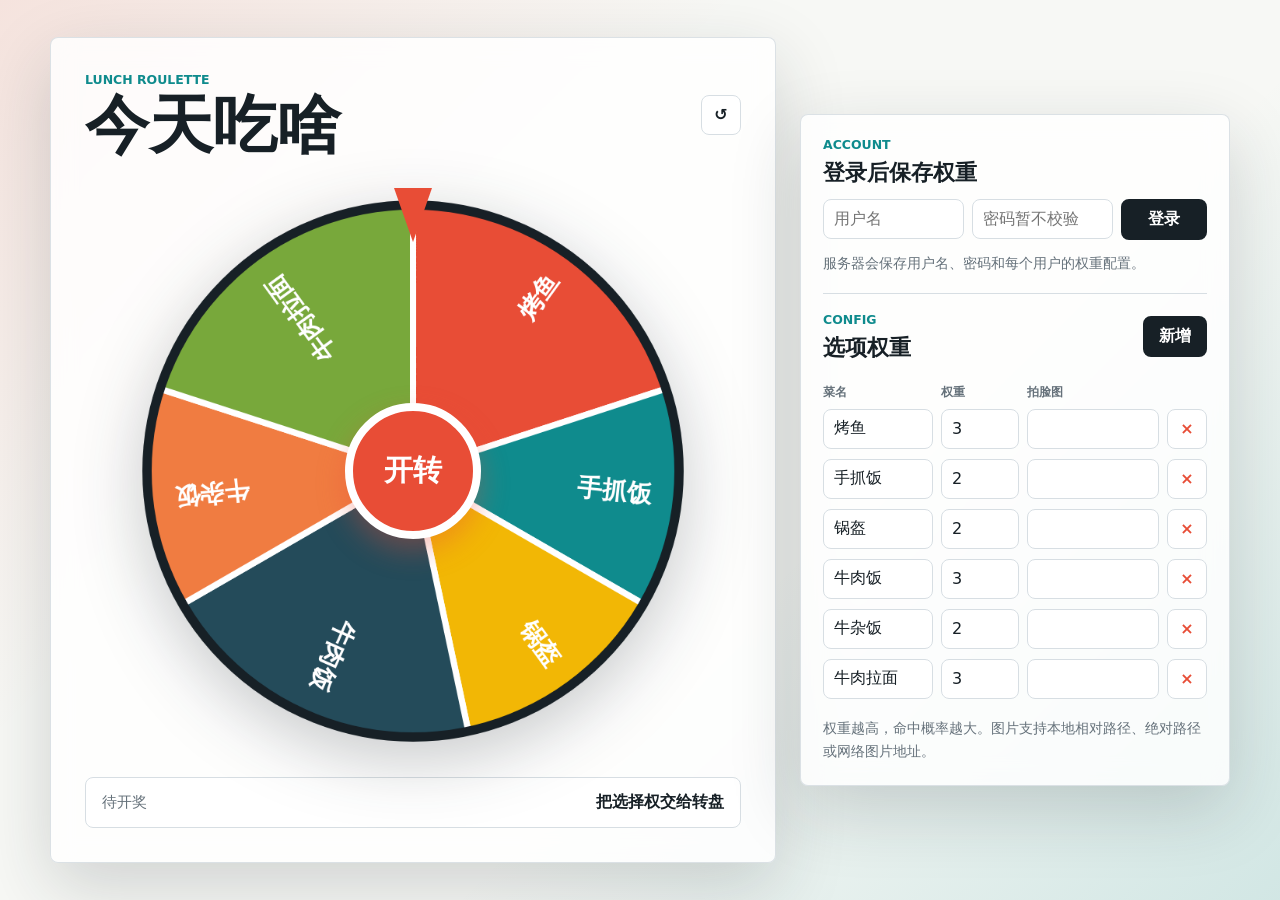
<file: eat/index.html>
<!doctype html>
<html lang="zh-CN">
  <head>
    <meta charset="UTF-8" />
    <meta name="viewport" content="width=device-width, initial-scale=1.0" />
    <title>今天吃啥</title>
    <link rel="stylesheet" href="./styles.css" />
  </head>
  <body>
    <main class="app-shell">
      <section class="wheel-panel" aria-label="吃啥转盘">
        <div class="brand-row">
          <div>
            <p class="eyebrow">Lunch Roulette</p>
            <h1>今天吃啥</h1>
          </div>
          <button class="icon-button" id="resetButton" type="button" title="恢复默认配置" aria-label="恢复默认配置">
            <span aria-hidden="true">↺</span>
          </button>
        </div>

        <div class="wheel-stage">
          <div class="pointer" aria-hidden="true"></div>
          <canvas id="wheelCanvas" width="720" height="720" aria-label="可配置权重转盘"></canvas>
          <button class="spin-button" id="spinButton" type="button">
            <span>开转</span>
          </button>
        </div>

        <div class="result-strip" aria-live="polite">
          <span class="result-label">待开奖</span>
          <strong id="previewResult">把选择权交给转盘</strong>
        </div>
      </section>

      <aside class="config-panel" aria-label="菜品配置">
        <div class="login-panel">
          <div>
            <p class="eyebrow">Account</p>
            <h2 id="loginTitle">登录后保存权重</h2>
          </div>
          <div class="login-grid">
            <input id="usernameInput" type="text" placeholder="用户名" autocomplete="username" />
            <input id="passwordInput" type="password" placeholder="密码暂不校验" autocomplete="current-password" />
            <button class="text-button" id="loginButton" type="button">登录</button>
          </div>
          <p class="hint compact-hint" id="accountHint">服务器会保存用户名、密码和每个用户的权重配置。</p>
        </div>

        <div class="panel-title">
          <div>
            <p class="eyebrow">Config</p>
            <h2>选项权重</h2>
          </div>
          <button class="text-button" id="addItemButton" type="button">新增</button>
        </div>

        <div class="config-head" aria-hidden="true">
          <span>菜名</span>
          <span>权重</span>
          <span>拍脸图</span>
          <span></span>
        </div>
        <div class="items-list" id="itemsList"></div>

        <p class="hint">权重越高，命中概率越大。图片支持本地相对路径、绝对路径或网络图片地址。</p>
      </aside>
    </main>

    <div class="modal-backdrop" id="resultModal" aria-hidden="true">
      <section class="modal" role="dialog" aria-modal="true" aria-labelledby="modalTitle">
        <button class="modal-close" id="closeModalButton" type="button" aria-label="关闭">×</button>
        <div class="slap-frame">
          <img id="modalImage" alt="" />
        </div>
        <p class="modal-kicker">拍脸提醒</p>
        <h2 id="modalTitle">今天吃啥</h2>
        <p class="modal-choice" id="modalChoice"></p>
        <button class="again-button" id="againButton" type="button">再转一次</button>
      </section>
    </div>

    <template id="itemTemplate">
      <div class="item-row">
        <input class="name-input" type="text" aria-label="菜名" />
        <input class="weight-input" type="number" aria-label="权重" min="0" step="1" />
        <input class="image-input" type="text" aria-label="拍脸图片地址" />
        <button class="delete-button" type="button" title="删除" aria-label="删除">×</button>
      </div>
    </template>

    <script src="./script.js"></script>
  </body>
</html>
</file>
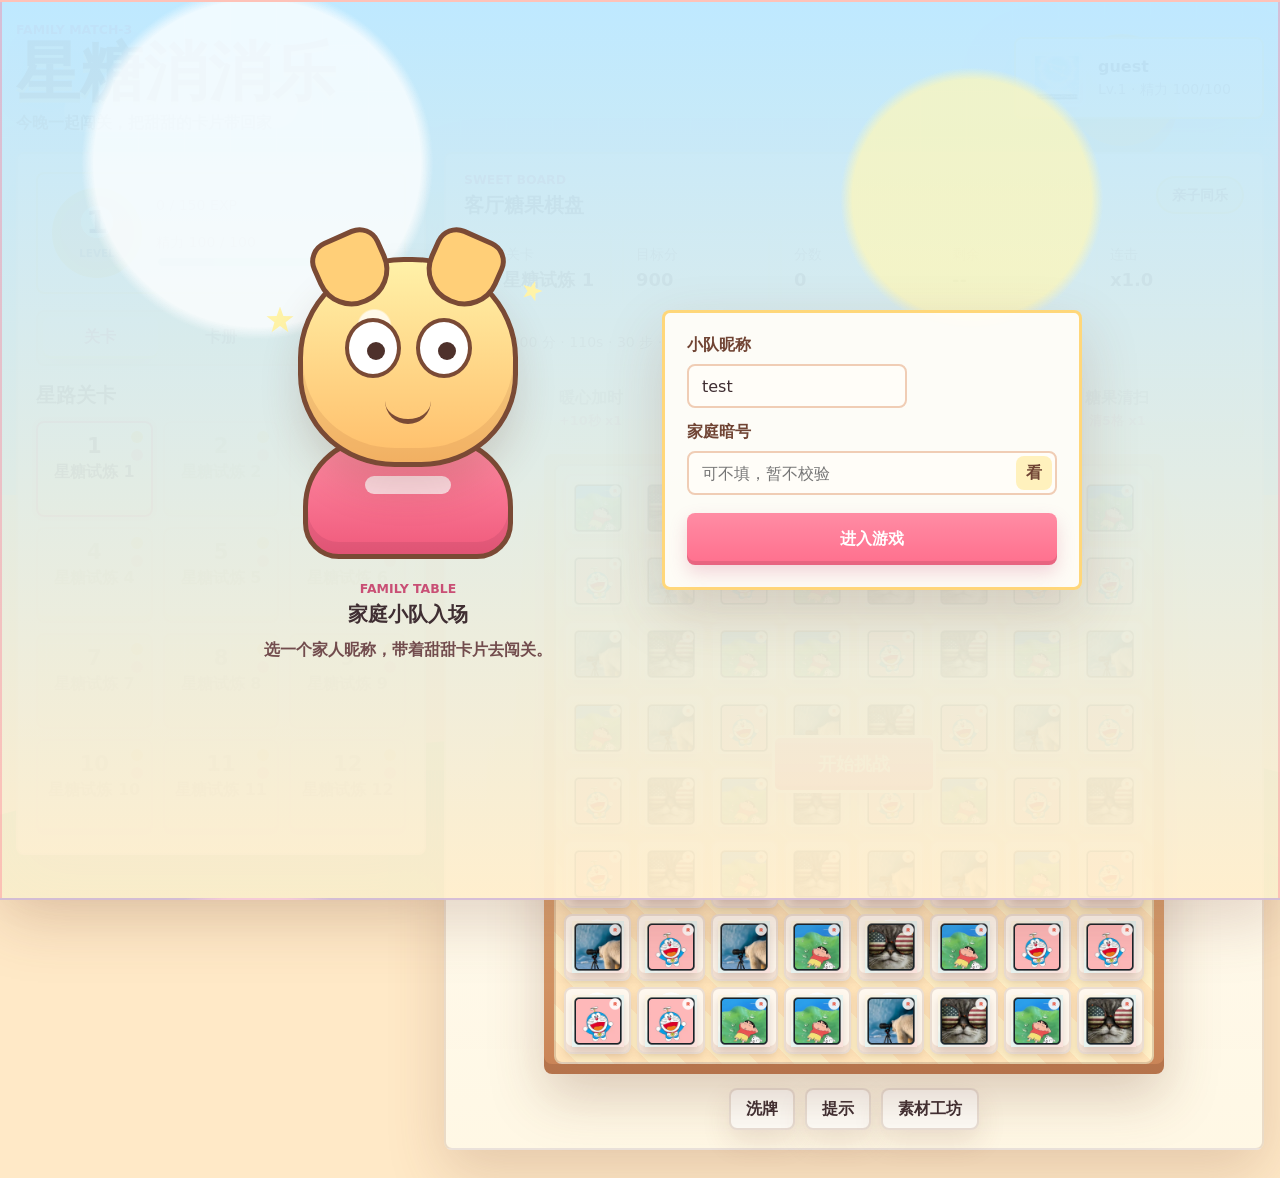
<file: match-3-game/index.html>
<!doctype html>
<html lang="zh-CN">
  <head>
    <meta charset="UTF-8" />
    <meta name="viewport" content="width=device-width, initial-scale=1.0" />
    <title>星糖消消乐</title>
    <link rel="stylesheet" href="./styles.css" />
  </head>
  <body>
    <div class="scene-backdrop" aria-hidden="true">
      <div class="cloud cloud-a"></div>
      <div class="cloud cloud-b"></div>
      <div class="sun"></div>
      <div class="hill hill-a"></div>
      <div class="hill hill-b"></div>
    </div>
    <main class="app-shell">
      <header class="topbar">
        <div class="brand-block">
          <p class="eyebrow">Family Match-3</p>
          <h1>星糖消消乐</h1>
          <p class="tagline">今晚一起闯关，把甜甜的卡片带回家</p>
        </div>
        <div class="player-card">
          <img id="activeSkin" alt="" />
          <div>
            <strong id="playerName">未登录</strong>
            <span id="playerStats">Lv.1 · 精力 0/0</span>
          </div>
        </div>
      </header>

      <section class="login-panel" id="loginPanel" aria-labelledby="loginTitle">
        <div class="login-stage">
          <div class="login-mascot" id="loginMascot" aria-hidden="true">
            <div class="mascot-star star-one"></div>
            <div class="mascot-star star-two"></div>
            <div class="mascot-head">
              <div class="mascot-ear ear-left"></div>
              <div class="mascot-ear ear-right"></div>
              <div class="mascot-face">
                <div class="mascot-eye eye-left"><i></i></div>
                <div class="mascot-eye eye-right"><i></i></div>
                <div class="mascot-mouth"></div>
              </div>
              <div class="mascot-arm arm-left"></div>
              <div class="mascot-arm arm-right"></div>
            </div>
            <div class="mascot-body">
              <span></span>
            </div>
          </div>
          <div class="login-copy">
            <p class="eyebrow">Family Table</p>
            <h2 id="loginTitle">家庭小队入场</h2>
            <p>选一个家人昵称，带着甜甜卡片去闯关。</p>
          </div>
        </div>

        <form class="login-form" id="loginForm">
          <label class="login-field">
            <span>小队昵称</span>
            <input id="usernameInput" type="text" value="test" maxlength="64" placeholder="例如：糖糖一家" autocomplete="username" />
          </label>
          <label class="login-field">
            <span>家庭暗号</span>
            <span class="password-wrap">
              <input id="passwordInput" type="password" maxlength="255" placeholder="可不填，暂不校验" autocomplete="current-password" />
              <button id="passwordToggle" type="button" aria-label="显示或隐藏家庭暗号">看</button>
            </span>
          </label>
          <button id="loginButton" type="submit">进入游戏</button>
        </form>
      </section>

      <section class="game-layout">
        <aside class="side-panel">
          <div class="progress-card">
            <div class="level-ring">
              <strong id="levelNumber">1</strong>
              <span>LEVEL</span>
            </div>
            <div class="progress-copy">
              <span id="expText">0 / 150 EXP</span>
              <div class="bar"><i id="expBar"></i></div>
              <span id="energyText">精力 0 / 100</span>
              <div class="bar energy"><i id="energyBar"></i></div>
            </div>
          </div>

          <nav class="tabs" aria-label="主菜单">
            <button class="tab is-active" type="button" data-view="levels">关卡</button>
            <button class="tab" type="button" data-view="cards">卡册</button>
            <button class="tab" type="button" data-view="albums">收集册</button>
          </nav>

          <div class="view is-active" id="levelsView">
            <div class="section-title">
              <h2>星路关卡</h2>
              <span id="unlockText">解锁至 1</span>
            </div>
            <div class="level-list" id="levelList"></div>
          </div>

          <div class="view" id="cardsView">
            <div class="section-title">
              <h2>皮肤卡片册</h2>
              <span id="cardCount">0 / 0</span>
            </div>
            <div class="skin-grid" id="skinGrid"></div>
          </div>

          <div class="view" id="albumsView">
            <div class="section-title">
              <h2>收集册</h2>
              <span>集齐领奖</span>
            </div>
            <div class="album-list" id="albumList"></div>
          </div>
        </aside>

        <section class="board-panel">
          <div class="board-heading">
            <div>
              <p class="eyebrow">Sweet Board</p>
              <h2>客厅糖果棋盘</h2>
            </div>
            <span class="board-badge">亲子同乐</span>
          </div>
          <div class="hud">
            <div>
              <span>当前关卡</span>
              <strong id="currentLevelName">请选择关卡</strong>
            </div>
            <div>
              <span>目标分</span>
              <strong id="targetScore">0</strong>
            </div>
            <div>
              <span>分数</span>
              <strong id="scoreText">0</strong>
            </div>
            <div>
              <span>剩余</span>
              <strong id="timerText">--</strong>
            </div>
            <div>
              <span>连击</span>
              <strong id="comboText">x1.0</strong>
            </div>
          </div>

          <div class="objective-strip" id="objectiveText">选择已解锁关卡后开始。</div>

          <div class="family-skills" aria-label="家庭帮手技能">
            <button id="skillTimeButton" type="button" data-skill="time">
              <strong>暖心加时</strong>
              <span>+10秒</span>
            </button>
            <button id="skillStepsButton" type="button" data-skill="steps">
              <strong>一起想想</strong>
              <span>+3步</span>
            </button>
            <button id="skillSweepButton" type="button" data-skill="sweep">
              <strong>糖果清扫</strong>
              <span>清5格</span>
            </button>
          </div>

          <div class="board-wrap">
            <div class="board" id="board"></div>
            <button class="start-button" id="startButton" type="button">开始挑战</button>
          </div>

          <div class="tool-row">
            <button id="shuffleButton" type="button">洗牌</button>
            <button id="hintButton" type="button">提示</button>
            <a href="./asset-studio.html">素材工坊</a>
          </div>
        </section>
      </section>
    </main>

    <div class="modal-backdrop" id="modal" aria-hidden="true">
      <section class="modal">
        <button class="modal-close" id="modalClose" type="button" aria-label="关闭">x</button>
        <img id="modalImage" alt="" />
        <p class="eyebrow" id="modalKicker">Result</p>
        <h2 id="modalTitle">完成</h2>
        <p id="modalBody"></p>
        <button id="modalAction" type="button">知道了</button>
      </section>
    </div>

    <script src="./script.js"></script>
  </body>
</html>
</file>
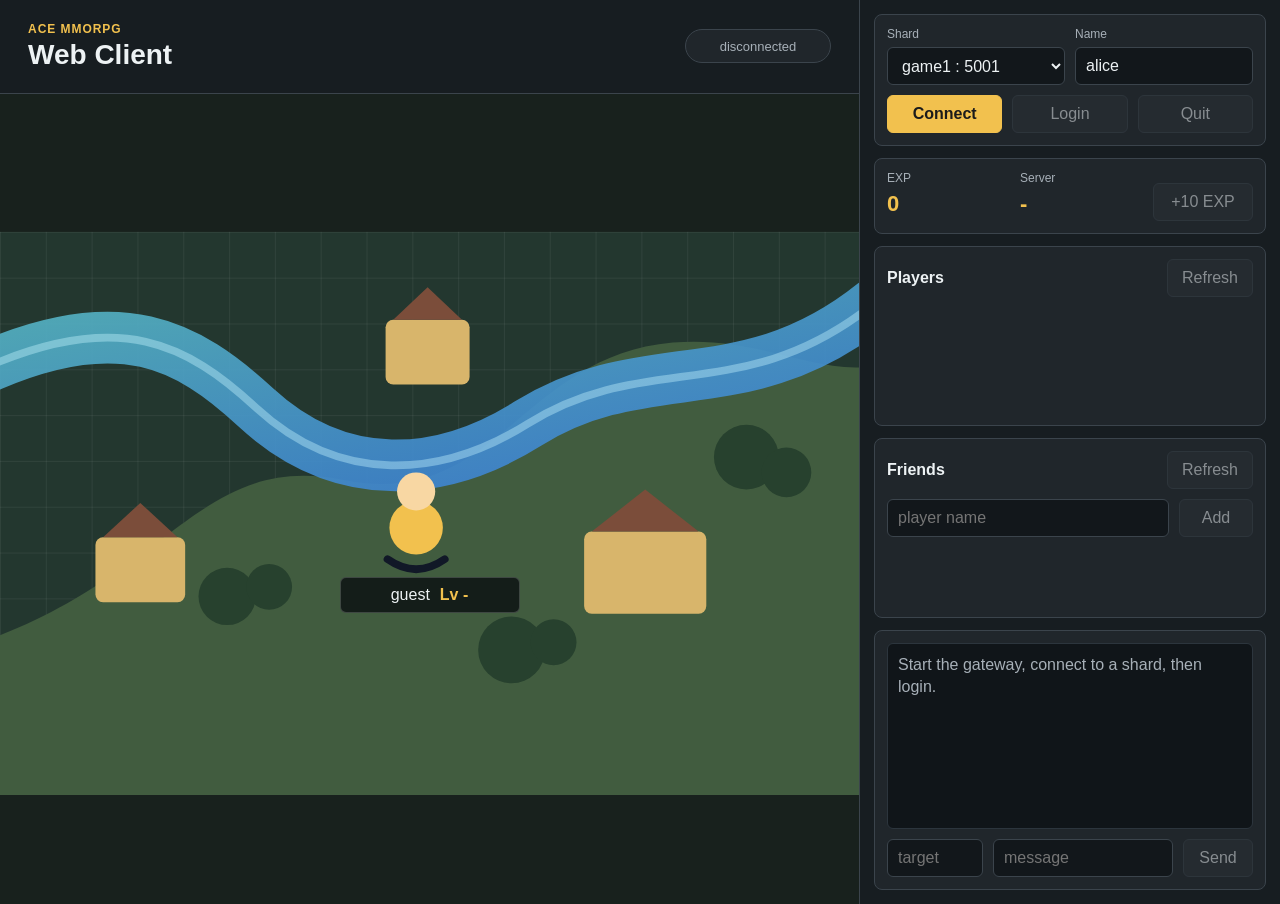
<file: web/index.html>
<!doctype html>
<html lang="zh-CN">
<head>
  <meta charset="utf-8">
  <meta name="viewport" content="width=device-width, initial-scale=1">
  <title>ACE MMORPG Web Client</title>
  <link rel="stylesheet" href="./styles.css">
</head>
<body>
  <main class="shell">
    <section class="stage" aria-label="game stage">
      <div class="topbar">
        <div>
          <p class="eyebrow">ACE MMORPG</p>
          <h1>Web Client</h1>
        </div>
        <div class="status" id="status">disconnected</div>
      </div>

      <div class="world" aria-label="world view">
        <svg class="map" viewBox="0 0 900 560" role="img" aria-label="stylized game map">
          <defs>
            <linearGradient id="river" x1="0" x2="1" y1="0" y2="1">
              <stop offset="0%" stop-color="#56b6c2"/>
              <stop offset="100%" stop-color="#3a7bd5"/>
            </linearGradient>
            <pattern id="grid" width="48" height="48" patternUnits="userSpaceOnUse">
              <path d="M 48 0 L 0 0 0 48" fill="none" stroke="rgba(255,255,255,.12)" stroke-width="1"/>
            </pattern>
          </defs>
          <rect width="900" height="560" fill="#23372f"/>
          <rect width="900" height="560" fill="url(#grid)"/>
          <path d="M-20 430 C180 360 210 230 360 260 C520 292 545 130 705 116 C802 108 858 156 930 138 L930 590 L-20 590 Z" fill="#415c3f"/>
          <path d="M-10 140 C125 82 196 117 268 184 C357 266 462 258 553 201 C678 123 780 184 916 75" fill="none" stroke="url(#river)" stroke-width="54" stroke-linecap="round" opacity=".9"/>
          <path d="M-10 140 C125 82 196 117 268 184 C357 266 462 258 553 201 C678 123 780 184 916 75" fill="none" stroke="#c6f4ff" stroke-width="8" stroke-linecap="round" opacity=".4"/>
          <g fill="#d8b56b">
            <rect x="100" y="320" width="94" height="68" rx="8"/>
            <rect x="612" y="314" width="128" height="86" rx="8"/>
            <rect x="404" y="92" width="88" height="68" rx="8"/>
          </g>
          <g fill="#7b4d3a">
            <path d="M108 320 L147 284 L186 320 Z"/>
            <path d="M620 314 L676 270 L732 314 Z"/>
            <path d="M412 92 L448 58 L484 92 Z"/>
          </g>
          <g fill="#27412e">
            <circle cx="238" cy="382" r="30"/>
            <circle cx="282" cy="372" r="24"/>
            <circle cx="782" cy="236" r="34"/>
            <circle cx="824" cy="252" r="26"/>
            <circle cx="536" cy="438" r="35"/>
            <circle cx="580" cy="430" r="24"/>
          </g>
          <g class="avatar" transform="translate(436 310)">
            <circle cx="0" cy="0" r="28" fill="#f2c14e"/>
            <circle cx="0" cy="-38" r="20" fill="#f8d7a3"/>
            <path d="M-30 33 Q0 54 30 33" fill="none" stroke="#111827" stroke-width="8" stroke-linecap="round"/>
          </g>
        </svg>
        <div class="nameplate">
          <span id="playerName">guest</span>
          <strong id="playerLevel">Lv -</strong>
        </div>
      </div>
    </section>

    <aside class="controls" aria-label="client controls">
      <div class="panel connect-panel">
        <div class="field-row">
          <label>
            <span>Shard</span>
            <select id="shard">
              <option value="game1">game1 : 5001</option>
              <option value="game2">game2 : 5002</option>
            </select>
          </label>
          <label>
            <span>Name</span>
            <input id="loginName" maxlength="24" value="alice" autocomplete="off">
          </label>
        </div>
        <div class="button-row">
          <button id="connectBtn" class="primary" type="button">Connect</button>
          <button id="loginBtn" type="button">Login</button>
          <button id="quitBtn" type="button">Quit</button>
        </div>
      </div>

      <div class="panel stats-panel">
        <div>
          <span class="label">EXP</span>
          <strong id="playerExp">0</strong>
        </div>
        <div>
          <span class="label">Server</span>
          <strong id="serverName">-</strong>
        </div>
        <button id="expBtn" type="button">+10 EXP</button>
      </div>

      <div class="panel lists">
        <div class="list-head">
          <strong>Players</strong>
          <button id="playersBtn" type="button">Refresh</button>
        </div>
        <div id="players" class="list"></div>
      </div>

      <div class="panel lists">
        <div class="list-head">
          <strong>Friends</strong>
          <button id="friendsBtn" type="button">Refresh</button>
        </div>
        <div class="inline-form">
          <input id="friendName" placeholder="player name" autocomplete="off">
          <button id="addFriendBtn" type="button">Add</button>
        </div>
        <div id="friends" class="list compact"></div>
      </div>

      <div class="panel chat-panel">
        <div id="log" class="log" aria-live="polite"></div>
        <div class="inline-form">
          <input id="targetName" placeholder="target" autocomplete="off">
          <input id="message" placeholder="message" autocomplete="off">
          <button id="sendBtn" type="button">Send</button>
        </div>
      </div>
    </aside>
  </main>
  <script src="./app.js"></script>
</body>
</html>
</file>
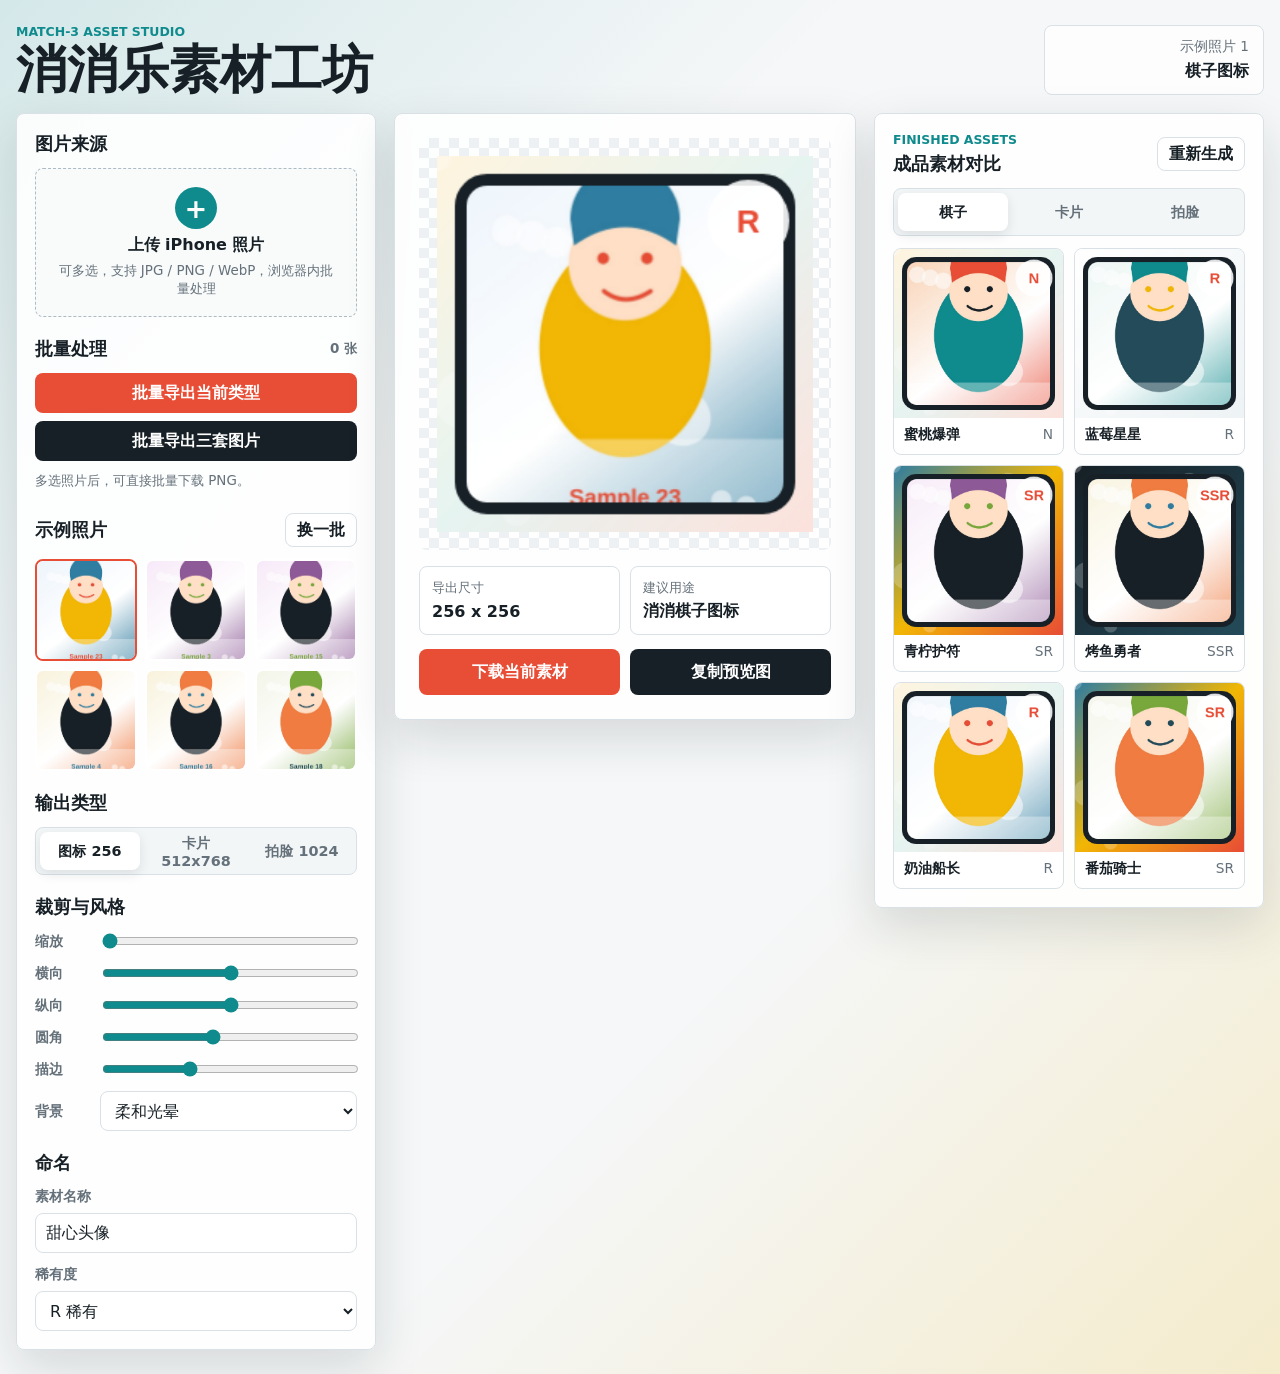
<file: match-3-game/asset-studio.html>
<!doctype html>
<html lang="zh-CN">
  <head>
    <meta charset="UTF-8" />
    <meta name="viewport" content="width=device-width, initial-scale=1.0" />
    <title>消消乐素材工坊</title>
    <link rel="stylesheet" href="./asset-studio.css" />
  </head>
  <body>
    <main class="app-shell">
      <header class="topbar">
        <div>
          <p class="eyebrow">Match-3 Asset Studio</p>
          <h1>消消乐素材工坊</h1>
        </div>
        <div class="export-summary" aria-live="polite">
          <span id="sourceName">未选择图片</span>
          <strong id="outputModeLabel">棋子图标</strong>
        </div>
      </header>

      <section class="workspace">
        <aside class="tool-panel" aria-label="素材配置">
          <div class="panel-block">
            <h2>图片来源</h2>
            <label class="upload-drop" for="fileInput">
              <input id="fileInput" type="file" accept="image/jpeg,image/png,image/webp" multiple />
              <span class="upload-icon" aria-hidden="true">+</span>
              <strong>上传 iPhone 照片</strong>
              <small>可多选，支持 JPG / PNG / WebP，浏览器内批量处理</small>
            </label>
          </div>

          <div class="panel-block">
            <div class="block-title">
              <h2>批量处理</h2>
              <span class="batch-count" id="batchCount">0 张</span>
            </div>
            <div class="batch-actions">
              <button class="primary-button" id="batchCurrentButton" type="button">批量导出当前类型</button>
              <button class="secondary-button" id="batchAllButton" type="button">批量导出三套图片</button>
            </div>
            <div class="batch-status" id="batchStatus">多选照片后，可直接批量下载 PNG。</div>
          </div>

          <div class="panel-block">
            <div class="block-title">
              <h2>示例照片</h2>
              <button class="ghost-button" id="regenerateSamples" type="button">换一批</button>
            </div>
            <div class="sample-grid" id="sampleGrid"></div>
          </div>

          <div class="panel-block">
            <h2>输出类型</h2>
            <div class="segmented" role="radiogroup" aria-label="输出类型">
              <button class="segment is-active" type="button" data-mode="icon">图标 256</button>
              <button class="segment" type="button" data-mode="card">卡片 512x768</button>
              <button class="segment" type="button" data-mode="slap">拍脸 1024</button>
            </div>
          </div>

          <div class="panel-block">
            <h2>裁剪与风格</h2>
            <label class="field">
              <span>缩放</span>
              <input id="scaleInput" type="range" min="1" max="3" step="0.01" value="1" />
            </label>
            <label class="field">
              <span>横向</span>
              <input id="offsetXInput" type="range" min="-1" max="1" step="0.01" value="0" />
            </label>
            <label class="field">
              <span>纵向</span>
              <input id="offsetYInput" type="range" min="-1" max="1" step="0.01" value="0" />
            </label>
            <label class="field">
              <span>圆角</span>
              <input id="radiusInput" type="range" min="0" max="42" step="1" value="18" />
            </label>
            <label class="field">
              <span>描边</span>
              <input id="borderInput" type="range" min="0" max="24" step="1" value="8" />
            </label>
            <label class="field">
              <span>背景</span>
              <select id="backdropInput">
                <option value="soft">柔和光晕</option>
                <option value="clean">干净浅色</option>
                <option value="rare">稀有卡面</option>
                <option value="dark">深色舞台</option>
              </select>
            </label>
          </div>

          <div class="panel-block">
            <h2>命名</h2>
            <label class="text-field">
              <span>素材名称</span>
              <input id="assetNameInput" type="text" value="甜心头像" maxlength="24" />
            </label>
            <label class="text-field">
              <span>稀有度</span>
              <select id="rarityInput">
                <option value="N">N 普通</option>
                <option value="R" selected>R 稀有</option>
                <option value="SR">SR 超稀有</option>
                <option value="SSR">SSR 典藏</option>
              </select>
            </label>
          </div>
        </aside>

        <section class="preview-panel" aria-label="素材预览">
          <div class="canvas-frame">
            <canvas id="previewCanvas" width="512" height="512"></canvas>
          </div>
          <div class="preview-meta">
            <div>
              <span>导出尺寸</span>
              <strong id="sizeLabel">256 x 256</strong>
            </div>
            <div>
              <span>建议用途</span>
              <strong id="usageLabel">消消棋子图标</strong>
            </div>
          </div>
          <div class="action-row">
            <button class="primary-button" id="downloadButton" type="button">下载当前素材</button>
            <button class="secondary-button" id="copyButton" type="button">复制预览图</button>
          </div>
        </section>

        <section class="gallery-panel" aria-label="成品素材">
          <div class="block-title">
            <div>
              <p class="eyebrow">Finished Assets</p>
              <h2>成品素材对比</h2>
            </div>
            <button class="ghost-button" id="buildGalleryButton" type="button">重新生成</button>
          </div>
          <div class="asset-tabs">
            <button class="tab is-active" type="button" data-gallery="icons">棋子</button>
            <button class="tab" type="button" data-gallery="cards">卡片</button>
            <button class="tab" type="button" data-gallery="slaps">拍脸</button>
          </div>
          <div class="asset-grid" id="assetGrid"></div>
        </section>
      </section>
    </main>

    <div class="lightbox" id="lightbox" aria-hidden="true">
      <button class="lightbox-close" id="lightboxClose" type="button" aria-label="关闭">x</button>
      <img id="lightboxImage" alt="" />
    </div>

    <script src="./asset-studio.js"></script>
  </body>
</html>
</file>
<file: eat/styles.css>
:root {
  color-scheme: light;
  --ink: #172026;
  --muted: #65717a;
  --line: #d7dee3;
  --paper: #f7f8f5;
  --panel: #ffffff;
  --accent: #e84d36;
  --accent-2: #0f8b8d;
  --accent-3: #f2b705;
  --shadow: 0 24px 70px rgba(28, 39, 45, 0.18);
}

* {
  box-sizing: border-box;
}

body {
  margin: 0;
  min-height: 100vh;
  font-family:
    Inter, "PingFang SC", "Microsoft YaHei", system-ui, -apple-system, BlinkMacSystemFont, sans-serif;
  color: var(--ink);
  background:
    linear-gradient(135deg, rgba(232, 77, 54, 0.12), transparent 34%),
    linear-gradient(315deg, rgba(15, 139, 141, 0.16), transparent 38%),
    var(--paper);
}

button,
input {
  font: inherit;
}

button {
  cursor: pointer;
}

.app-shell {
  width: min(1180px, calc(100% - 32px));
  margin: 0 auto;
  min-height: 100vh;
  display: grid;
  grid-template-columns: minmax(0, 1fr) 430px;
  gap: 24px;
  align-items: center;
  padding: 32px 0;
}

.wheel-panel,
.config-panel {
  background: rgba(255, 255, 255, 0.82);
  border: 1px solid rgba(215, 222, 227, 0.9);
  border-radius: 8px;
  box-shadow: var(--shadow);
  backdrop-filter: blur(12px);
}

.wheel-panel {
  padding: clamp(20px, 4vw, 34px);
}

.config-panel {
  padding: 22px;
}

.login-panel {
  display: grid;
  gap: 12px;
  padding-bottom: 18px;
  margin-bottom: 18px;
  border-bottom: 1px solid var(--line);
}

.login-grid {
  display: grid;
  grid-template-columns: minmax(0, 1fr) minmax(0, 1fr) 86px;
  gap: 8px;
}

.brand-row,
.panel-title {
  display: flex;
  justify-content: space-between;
  gap: 16px;
  align-items: center;
}

.eyebrow {
  margin: 0 0 6px;
  color: var(--accent-2);
  font-size: 0.78rem;
  font-weight: 800;
  letter-spacing: 0;
  text-transform: uppercase;
}

h1,
h2 {
  margin: 0;
  letter-spacing: 0;
}

h1 {
  font-size: clamp(2.4rem, 5vw, 4.8rem);
  line-height: 1;
}

h2 {
  font-size: 1.35rem;
}

.icon-button,
.modal-close,
.delete-button {
  width: 40px;
  height: 40px;
  border: 1px solid var(--line);
  border-radius: 8px;
  background: #fff;
  color: var(--ink);
  display: inline-grid;
  place-items: center;
  font-weight: 800;
}

.text-button,
.again-button {
  border: 0;
  border-radius: 8px;
  background: var(--ink);
  color: #fff;
  padding: 10px 16px;
  font-weight: 800;
}

.wheel-stage {
  position: relative;
  width: min(76vw, 560px);
  aspect-ratio: 1;
  margin: 34px auto 26px;
  display: grid;
  place-items: center;
}

#wheelCanvas {
  width: 100%;
  height: 100%;
  border-radius: 50%;
  filter: drop-shadow(0 18px 34px rgba(23, 32, 38, 0.24));
}

.pointer {
  position: absolute;
  z-index: 3;
  top: -3px;
  left: 50%;
  width: 38px;
  height: 54px;
  transform: translateX(-50%);
  background: var(--accent);
  clip-path: polygon(50% 100%, 0 0, 100% 0);
  filter: drop-shadow(0 5px 8px rgba(23, 32, 38, 0.28));
}

.spin-button {
  position: absolute;
  z-index: 4;
  width: clamp(98px, 18vw, 136px);
  aspect-ratio: 1;
  border: 8px solid #fff;
  border-radius: 50%;
  background: var(--accent);
  color: #fff;
  box-shadow: 0 12px 28px rgba(232, 77, 54, 0.35);
  font-size: clamp(1.35rem, 2.5vw, 1.8rem);
  font-weight: 900;
}

.spin-button:disabled {
  cursor: wait;
  filter: grayscale(0.25);
}

.result-strip {
  display: flex;
  justify-content: space-between;
  align-items: center;
  gap: 14px;
  padding: 14px 16px;
  border: 1px solid var(--line);
  border-radius: 8px;
  background: #fff;
}

.result-label {
  color: var(--muted);
  font-size: 0.92rem;
}

#previewResult {
  text-align: right;
}

.config-head,
.item-row {
  display: grid;
  grid-template-columns: minmax(88px, 1fr) 78px minmax(110px, 1.2fr) 40px;
  gap: 8px;
  align-items: center;
}

.config-head {
  margin-top: 22px;
  color: var(--muted);
  font-size: 0.78rem;
  font-weight: 800;
}

.items-list {
  display: grid;
  gap: 10px;
  margin-top: 8px;
}

input {
  min-width: 0;
  width: 100%;
  height: 40px;
  border: 1px solid var(--line);
  border-radius: 8px;
  background: #fff;
  color: var(--ink);
  padding: 0 10px;
}

input:focus,
button:focus-visible {
  outline: 3px solid rgba(15, 139, 141, 0.26);
  outline-offset: 2px;
}

.delete-button {
  color: var(--accent);
}

.hint {
  margin: 18px 0 0;
  color: var(--muted);
  font-size: 0.9rem;
  line-height: 1.6;
}

.compact-hint {
  margin: 0;
}

.modal-backdrop {
  position: fixed;
  inset: 0;
  z-index: 20;
  display: none;
  place-items: center;
  padding: 20px;
  background: rgba(10, 16, 20, 0.58);
}

.modal-backdrop.is-open {
  display: grid;
}

.modal {
  position: relative;
  width: min(430px, 100%);
  border-radius: 8px;
  background: #fff;
  padding: 24px;
  text-align: center;
  box-shadow: 0 30px 90px rgba(0, 0, 0, 0.35);
  animation: slapIn 420ms cubic-bezier(0.2, 1.35, 0.35, 1);
}

.modal-close {
  position: absolute;
  top: 12px;
  right: 12px;
}

.slap-frame {
  width: min(280px, 75vw);
  aspect-ratio: 4 / 3;
  margin: 14px auto 18px;
  border-radius: 8px;
  overflow: hidden;
  border: 1px solid var(--line);
  background: #eef2f3;
}

.slap-frame img {
  display: block;
  width: 100%;
  height: 100%;
  object-fit: cover;
}

.modal-kicker {
  margin: 0 0 4px;
  color: var(--accent);
  font-weight: 900;
}

.modal h2 {
  font-size: 2rem;
}

.modal-choice {
  margin: 10px 0 22px;
  color: var(--ink);
  font-size: 2.2rem;
  font-weight: 900;
}

.again-button {
  width: 100%;
  background: var(--accent-2);
}

@keyframes slapIn {
  from {
    opacity: 0;
    transform: scale(0.72) rotate(-6deg);
  }
  to {
    opacity: 1;
    transform: scale(1) rotate(0);
  }
}

@media (max-width: 920px) {
  .app-shell {
    grid-template-columns: 1fr;
    align-items: start;
  }

  .wheel-stage {
    width: min(86vw, 540px);
  }
}

@media (max-width: 560px) {
  .app-shell {
    width: min(100% - 20px, 1180px);
    padding: 10px 0;
    gap: 12px;
  }

  .wheel-panel,
  .config-panel {
    padding: 16px;
  }

  .config-head {
    display: none;
  }

  .item-row {
    grid-template-columns: 1fr 70px 40px;
  }

  .login-grid {
    grid-template-columns: 1fr;
  }

  .image-input {
    grid-column: 1 / -1;
    grid-row: 2;
  }

  .delete-button {
    grid-column: 3;
    grid-row: 1;
  }
}
</file>
<file: match-3-game/styles.css>
:root {
  color-scheme: light;
  --ink: #3f2e32;
  --muted: #8a6870;
  --cream: #fffdf6;
  --line: #f0cdb5;
  --rose: #ff6f8d;
  --berry: #c94f75;
  --mint: #4db6a7;
  --gold: #ffc84a;
  --shadow: 0 22px 58px rgba(118, 70, 55, 0.2);
  --soft-shadow: 0 12px 28px rgba(118, 70, 55, 0.14);
}

* {
  box-sizing: border-box;
}

html {
  min-height: 100%;
}

body {
  margin: 0;
  min-height: 100vh;
  overflow-x: hidden;
  font-family:
    Inter, "PingFang SC", "Microsoft YaHei", system-ui, -apple-system, BlinkMacSystemFont, sans-serif;
  color: var(--ink);
  background: linear-gradient(#bfe9ff 0 42%, #ffe9c7 42% 100%);
}

body::before {
  content: "";
  position: fixed;
  inset: 0;
  z-index: -3;
  background:
    linear-gradient(90deg, rgba(255, 255, 255, 0.22) 1px, transparent 1px),
    linear-gradient(0deg, rgba(255, 255, 255, 0.18) 1px, transparent 1px);
  background-size: 46px 46px;
  opacity: 0.42;
}

button,
input {
  font: inherit;
}

button,
a {
  cursor: pointer;
}

.scene-backdrop,
.scene-backdrop * {
  pointer-events: none;
}

.scene-backdrop {
  position: fixed;
  inset: 0;
  z-index: -2;
  overflow: hidden;
}

.sun {
  position: absolute;
  top: 34px;
  right: max(26px, 8vw);
  width: 112px;
  height: 112px;
  border-radius: 50%;
  background:
    radial-gradient(circle at 34% 30%, #fff7b8 0 23%, transparent 24%),
    #ffd75b;
  box-shadow: 0 14px 0 rgba(255, 176, 76, 0.45);
}

.cloud {
  position: absolute;
  height: 42px;
  border-radius: 999px;
  background: rgba(255, 255, 255, 0.82);
  box-shadow:
    36px -18px 0 10px rgba(255, 255, 255, 0.82),
    82px -6px 0 2px rgba(255, 255, 255, 0.82);
}

.cloud-a {
  top: 90px;
  left: 5vw;
  width: 150px;
}

.cloud-b {
  top: 190px;
  right: 15vw;
  width: 118px;
  opacity: 0.72;
}

.hill {
  position: absolute;
  left: -8vw;
  right: -8vw;
  bottom: -90px;
  height: 260px;
  border-radius: 50% 50% 0 0;
}

.hill-a {
  background: #a6dc86;
  transform: rotate(-2deg);
}

.hill-b {
  bottom: -132px;
  background: #75c985;
  transform: rotate(2deg);
}

.app-shell {
  width: min(1420px, calc(100% - 32px));
  margin: 0 auto;
  padding: 22px 0 28px;
}

.topbar,
.game-layout,
.login-panel,
.progress-card,
.section-title,
.board-heading {
  display: flex;
}

.topbar {
  justify-content: space-between;
  align-items: center;
  gap: 18px;
  margin-bottom: 18px;
}

.brand-block {
  min-width: 0;
}

.eyebrow {
  margin: 0 0 5px;
  color: var(--berry);
  font-size: 0.78rem;
  font-weight: 900;
  letter-spacing: 0;
  text-transform: uppercase;
}

h1,
h2,
h3,
p {
  letter-spacing: 0;
}

h1,
h2,
h3 {
  margin: 0;
}

h1 {
  color: #5f3829;
  font-size: clamp(2.35rem, 5vw, 4.8rem);
  line-height: 0.95;
  text-shadow:
    0 4px 0 #ffe19a,
    0 8px 22px rgba(111, 66, 42, 0.18);
}

h2 {
  font-size: 1.22rem;
}

.tagline {
  margin: 10px 0 0;
  color: #724c4d;
  font-weight: 850;
}

.player-card,
.login-panel,
.side-panel,
.board-panel,
.modal {
  border: 2px solid rgba(139, 89, 62, 0.18);
  border-radius: 8px;
  background: linear-gradient(180deg, rgba(255, 255, 255, 0.95), rgba(255, 248, 231, 0.93));
  box-shadow: var(--shadow);
}

.player-card {
  min-width: 250px;
  display: flex;
  align-items: center;
  gap: 12px;
  padding: 10px 12px;
  border-color: rgba(255, 200, 74, 0.65);
}

.player-card img {
  width: 58px;
  height: 58px;
  border: 3px solid #fff;
  border-radius: 8px;
  object-fit: cover;
  background: #fff1c7;
  box-shadow: var(--soft-shadow);
}

.player-card div,
.progress-copy,
.hud div {
  display: grid;
  gap: 4px;
}

.player-card span,
.hud span,
.section-title span,
.progress-copy span,
.album-card p,
.objective-strip {
  color: var(--muted);
  font-size: 0.88rem;
}

.login-panel {
  position: fixed;
  inset: 0;
  z-index: 15;
  display: grid;
  grid-template-columns: minmax(280px, 420px) minmax(280px, 420px);
  align-items: center;
  justify-content: center;
  gap: clamp(18px, 4vw, 44px);
  padding: 24px;
  margin: 0;
  border-color: rgba(255, 111, 141, 0.35);
  border-radius: 0;
  background:
    radial-gradient(circle at 20% 18%, rgba(255, 255, 255, 0.75) 0 13%, transparent 14%),
    radial-gradient(circle at 76% 22%, rgba(255, 247, 184, 0.72) 0 10%, transparent 11%),
    linear-gradient(180deg, rgba(190, 232, 255, 0.96), rgba(255, 238, 205, 0.96));
  transition:
    opacity 260ms ease,
    visibility 260ms ease,
    transform 260ms ease;
}

.login-panel.is-hidden {
  opacity: 0;
  visibility: hidden;
  transform: translateY(-12px);
  pointer-events: none;
}

.login-stage,
.login-form {
  position: relative;
  z-index: 1;
}

.login-stage {
  display: grid;
  justify-items: center;
  gap: 22px;
}

.login-copy {
  max-width: 390px;
  text-align: center;
}

.login-copy p:last-child {
  margin: 10px 0 0;
  color: #724c4d;
  font-weight: 800;
  line-height: 1.5;
}

.login-mascot {
  --look-x: 0px;
  --look-y: 0px;
  position: relative;
  width: min(320px, 70vw);
  height: 320px;
  display: grid;
  place-items: end center;
}

.mascot-head {
  position: absolute;
  top: 18px;
  width: 220px;
  height: 210px;
  border: 5px solid #7a4a35;
  border-radius: 48% 48% 44% 44%;
  background:
    radial-gradient(circle at 34% 32%, rgba(255, 255, 255, 0.78) 0 8%, transparent 9%),
    linear-gradient(180deg, #fff1a8, #ffbe6a);
  box-shadow:
    inset 0 -14px 0 rgba(151, 78, 45, 0.12),
    0 22px 38px rgba(111, 66, 42, 0.18);
  transition: transform 220ms ease;
}

.login-mascot.is-curious .mascot-head {
  transform: translateY(-8px) rotate(-2deg);
}

.mascot-ear {
  position: absolute;
  top: -30px;
  width: 74px;
  height: 74px;
  border: 5px solid #7a4a35;
  border-radius: 22px 22px 36px 36px;
  background: #ffcf78;
}

.ear-left {
  left: 12px;
  transform: rotate(-24deg);
}

.ear-right {
  right: 12px;
  transform: rotate(24deg);
}

.mascot-face {
  position: absolute;
  inset: 56px 34px 38px;
  display: grid;
  grid-template-columns: 1fr 1fr;
  justify-items: center;
  align-items: start;
}

.mascot-eye {
  position: relative;
  width: 56px;
  height: 60px;
  border: 4px solid #7a4a35;
  border-radius: 50%;
  background: #fff;
  overflow: hidden;
}

.mascot-eye i {
  position: absolute;
  left: 18px;
  top: 20px;
  width: 18px;
  height: 18px;
  border-radius: 50%;
  background: #4e312b;
  transform: translate(var(--look-x), var(--look-y));
  transition: transform 120ms ease;
}

.mascot-mouth {
  position: absolute;
  left: 50%;
  bottom: 0;
  width: 46px;
  height: 24px;
  border-bottom: 5px solid #7a4a35;
  border-radius: 0 0 999px 999px;
  transform: translateX(-50%);
}

.mascot-arm {
  position: absolute;
  top: 118px;
  width: 74px;
  height: 36px;
  border: 5px solid #7a4a35;
  border-radius: 999px;
  background: #ffaf80;
  opacity: 0;
  transition:
    opacity 180ms ease,
    transform 220ms ease;
}

.arm-left {
  left: 8px;
  transform: rotate(24deg) translateY(26px);
}

.arm-right {
  right: 8px;
  transform: rotate(-24deg) translateY(26px);
}

.login-mascot.is-shy .mascot-arm,
.login-mascot.is-peeking .mascot-arm {
  opacity: 1;
}

.login-mascot.is-shy .arm-left {
  transform: rotate(-8deg) translate(34px, -22px);
}

.login-mascot.is-shy .arm-right {
  transform: rotate(8deg) translate(-34px, -22px);
}

.login-mascot.is-peeking .arm-left {
  transform: rotate(-8deg) translate(30px, -18px);
}

.login-mascot.is-peeking .arm-right {
  transform: rotate(10deg) translate(-10px, -2px);
}

.mascot-body {
  width: 210px;
  height: 122px;
  border: 5px solid #7a4a35;
  border-radius: 70px 70px 36px 36px;
  background: linear-gradient(180deg, #ff8ca4, #f05a7c);
  box-shadow: inset 0 -12px 0 rgba(126, 44, 70, 0.14);
}

.mascot-body span {
  display: block;
  width: 86px;
  height: 18px;
  margin: 34px auto 0;
  border-radius: 999px;
  background: rgba(255, 255, 255, 0.72);
}

.mascot-star {
  position: absolute;
  width: 28px;
  height: 28px;
  background: #fff3a8;
  clip-path: polygon(50% 0, 62% 34%, 98% 35%, 70% 56%, 80% 92%, 50% 70%, 20% 92%, 30% 56%, 2% 35%, 38% 34%);
  filter: drop-shadow(0 5px 6px rgba(118, 70, 55, 0.14));
}

.star-one {
  left: 18px;
  top: 68px;
}

.star-two {
  right: 22px;
  top: 38px;
  transform: scale(0.75) rotate(18deg);
}

.login-form {
  display: grid;
  gap: 14px;
  padding: 22px;
  border: 3px solid rgba(255, 200, 74, 0.72);
  border-radius: 8px;
  background: rgba(255, 253, 248, 0.95);
  box-shadow: var(--shadow);
}

.login-field {
  display: grid;
  gap: 8px;
}

.login-field span:first-child {
  color: #704434;
  font-weight: 900;
}

.password-wrap {
  position: relative;
  display: block;
}

.password-wrap input {
  width: 100%;
  padding-right: 58px;
}

#passwordToggle {
  position: absolute;
  top: 5px;
  right: 5px;
  min-height: 34px;
  padding: 0 10px;
  background: #fff1bd;
  color: #704434;
  box-shadow: none;
}

.login-form #loginButton {
  min-height: 52px;
  margin-top: 4px;
}

input {
  width: min(220px, 100%);
  height: 44px;
  border: 2px solid #f0cdb5;
  border-radius: 8px;
  padding: 0 13px;
  color: var(--ink);
  background: #fffdf8;
  outline: none;
}

input:focus {
  border-color: var(--rose);
  box-shadow: 0 0 0 4px rgba(255, 111, 141, 0.18);
}

button,
.tool-row a {
  min-height: 42px;
  border: 0;
  border-radius: 8px;
  padding: 0 15px;
  background: linear-gradient(180deg, #ff8ca4, var(--rose));
  color: #fff;
  font-weight: 900;
  text-decoration: none;
  display: inline-grid;
  place-items: center;
  box-shadow:
    inset 0 -4px 0 rgba(126, 44, 70, 0.18),
    0 8px 18px rgba(201, 79, 117, 0.22);
}

button:disabled {
  cursor: not-allowed;
  opacity: 0.55;
}

.game-layout {
  align-items: start;
  gap: 18px;
}

.side-panel {
  width: 410px;
  padding: 18px;
}

.board-panel {
  flex: 1;
  padding: 18px;
}

.board-heading {
  justify-content: space-between;
  align-items: center;
  gap: 14px;
  margin-bottom: 12px;
}

.board-badge {
  min-height: 38px;
  display: inline-grid;
  place-items: center;
  padding: 0 14px;
  border-radius: 999px;
  color: #704434;
  background: #fff1bd;
  border: 2px solid rgba(255, 200, 74, 0.7);
  font-size: 0.9rem;
  font-weight: 900;
  white-space: nowrap;
}

.progress-card {
  gap: 14px;
  align-items: center;
  padding: 14px;
  border: 2px solid rgba(255, 200, 74, 0.6);
  border-radius: 8px;
  background: #fffaf0;
}

.level-ring {
  width: 90px;
  height: 90px;
  display: grid;
  place-items: center;
  border-radius: 50%;
  border: 8px solid var(--gold);
  background:
    radial-gradient(circle at 50% 35%, #fff9ce 0 26%, transparent 27%),
    #ffb463;
  box-shadow: inset 0 -8px 0 rgba(131, 72, 45, 0.14);
}

.level-ring strong {
  font-size: 2rem;
  line-height: 1;
}

.level-ring span {
  margin-top: -13px;
  color: #7d4630;
  font-size: 0.65rem;
  font-weight: 900;
}

.progress-copy {
  flex: 1;
}

.bar {
  height: 12px;
  border: 2px solid rgba(115, 75, 56, 0.16);
  border-radius: 999px;
  overflow: hidden;
  background: #fff1dc;
}

.bar i {
  display: block;
  height: 100%;
  width: 0;
  border-radius: inherit;
  background: linear-gradient(90deg, #ff7aa0, #ffc84a);
}

.bar.energy i {
  background: linear-gradient(90deg, var(--mint), #9add76);
}

.tabs {
  display: grid;
  grid-template-columns: repeat(3, 1fr);
  gap: 6px;
  margin: 16px 0;
  padding: 5px;
  border: 2px solid rgba(139, 89, 62, 0.14);
  border-radius: 8px;
  background: rgba(255, 246, 221, 0.82);
}

.tab {
  min-width: 0;
  background: transparent;
  color: var(--muted);
  box-shadow: none;
}

.tab.is-active {
  background: #fff;
  color: var(--berry);
  box-shadow:
    inset 0 -3px 0 rgba(255, 200, 74, 0.38),
    var(--soft-shadow);
}

.view {
  display: none;
}

.view.is-active {
  display: block;
}

.section-title {
  justify-content: space-between;
  align-items: center;
  gap: 10px;
  margin-bottom: 12px;
}

.level-list,
.skin-grid {
  display: grid;
  grid-template-columns: repeat(3, minmax(0, 1fr));
  gap: 10px;
}

.level-button {
  position: relative;
  min-height: 92px;
  overflow: hidden;
  padding: 10px;
  align-content: center;
  gap: 4px;
  background: linear-gradient(180deg, #fffef9, #fff1d1);
  color: var(--ink);
  border: 2px solid rgba(139, 89, 62, 0.15);
  box-shadow: inset 0 -5px 0 rgba(184, 117, 73, 0.12);
}

.level-button::before {
  content: "";
  position: absolute;
  inset: 8px 8px auto auto;
  width: 12px;
  height: 12px;
  border-radius: 50%;
  background: var(--gold);
  box-shadow: 0 18px 0 #ff9fb2;
}

.level-button.is-selected {
  border-color: var(--rose);
  box-shadow:
    inset 0 -5px 0 rgba(184, 117, 73, 0.12),
    0 0 0 4px rgba(255, 111, 141, 0.2);
}

.level-button.is-locked {
  background: #f1ece6;
  color: #9e8a84;
}

.level-button strong {
  font-size: 1.32rem;
}

.stars {
  color: #ec9c1c;
  min-height: 18px;
}

.skin-card {
  position: relative;
  min-height: 154px;
  overflow: hidden;
  border: 2px solid rgba(139, 89, 62, 0.14);
  border-radius: 8px;
  background: #fff;
  color: var(--ink);
  padding: 0;
  box-shadow: inset 0 -5px 0 rgba(184, 117, 73, 0.1);
}

.skin-card img {
  width: 100%;
  aspect-ratio: 2 / 3;
  display: block;
  object-fit: cover;
  filter: grayscale(1);
  opacity: 0.4;
}

.skin-card.is-owned img {
  filter: none;
  opacity: 1;
}

.skin-card span {
  position: absolute;
  left: 7px;
  right: 7px;
  bottom: 7px;
  padding: 6px;
  border-radius: 8px;
  background: rgba(94, 56, 41, 0.82);
  color: #fff;
  font-size: 0.78rem;
}

.skin-card.is-active {
  border-color: var(--gold);
}

.album-list {
  display: grid;
  gap: 12px;
}

.album-card {
  padding: 14px;
  border: 2px solid rgba(139, 89, 62, 0.14);
  border-radius: 8px;
  background: linear-gradient(180deg, #fffef9, #fff6e6);
}

.album-card p {
  margin: 8px 0 12px;
  line-height: 1.45;
}

.album-card button {
  width: 100%;
  background: linear-gradient(180deg, #5fd1c1, var(--mint));
}

.hud {
  display: grid;
  grid-template-columns: repeat(5, minmax(0, 1fr));
  gap: 10px;
}

.hud div,
.objective-strip {
  padding: 12px;
  border: 2px solid rgba(139, 89, 62, 0.13);
  border-radius: 8px;
  background: rgba(255, 255, 255, 0.88);
}

.hud strong {
  font-size: 1.12rem;
  overflow-wrap: anywhere;
}

.objective-strip {
  margin: 12px 0;
  line-height: 1.45;
}

.family-skills {
  display: grid;
  grid-template-columns: repeat(3, minmax(0, 1fr));
  gap: 10px;
  margin: 0 0 14px;
}

.family-skills button {
  min-height: 62px;
  align-content: center;
  gap: 4px;
  background: linear-gradient(180deg, #fffdf8, #fff0cf);
  color: var(--ink);
  border: 2px solid rgba(139, 89, 62, 0.16);
  box-shadow:
    inset 0 -5px 0 rgba(184, 117, 73, 0.12),
    var(--soft-shadow);
}

.family-skills button strong,
.family-skills button span {
  display: block;
}

.family-skills button span {
  color: var(--berry);
  font-size: 0.8rem;
}

.board-wrap {
  position: relative;
  width: min(76vw, 620px);
  aspect-ratio: 1;
  margin: 0 auto;
  padding: 10px;
  border-radius: 8px;
  background: linear-gradient(180deg, #ffe4a8, #c98356);
  box-shadow:
    inset 0 -10px 0 rgba(91, 48, 31, 0.18),
    0 22px 54px rgba(116, 69, 45, 0.26);
}

.board {
  display: grid;
  grid-template-columns: repeat(8, 1fr);
  grid-template-rows: repeat(8, 1fr);
  gap: 6px;
  width: 100%;
  height: 100%;
  padding: 8px;
  border: 2px solid rgba(102, 60, 40, 0.2);
  border-radius: 8px;
  background:
    linear-gradient(135deg, rgba(255, 255, 255, 0.45), transparent 36%),
    linear-gradient(45deg, #fff0c7 25%, #ffe4ba 25% 50%, #fff0c7 50% 75%, #ffe4ba 75%);
  background-size: auto, 72px 72px;
}

.tile {
  min-height: 0;
  padding: 0;
  border: 2px solid rgba(116, 69, 45, 0.14);
  border-radius: 8px;
  background:
    radial-gradient(circle at 50% 30%, rgba(255, 255, 255, 0.92) 0 28%, transparent 29%),
    #fff8ee;
  box-shadow:
    inset 0 -6px 0 rgba(184, 117, 73, 0.15),
    0 4px 8px rgba(116, 69, 45, 0.12);
  transition:
    transform 160ms ease,
    box-shadow 160ms ease,
    opacity 160ms ease;
}

.tile img {
  display: block;
  width: 82%;
  height: 82%;
  margin: auto;
  object-fit: contain;
  pointer-events: none;
  filter: drop-shadow(0 5px 4px rgba(90, 52, 41, 0.16));
}

.power-mark {
  position: absolute;
  right: 3px;
  bottom: 3px;
  width: 24px;
  height: 24px;
  display: grid;
  place-items: center;
  border-radius: 50%;
  background: #fff;
  color: var(--berry);
  border: 2px solid rgba(255, 200, 74, 0.9);
  font-size: 0.72rem;
  font-weight: 900;
  box-shadow: 0 4px 9px rgba(116, 69, 45, 0.18);
}

.tile.is-power-row,
.tile.is-power-col,
.tile.is-power-bomb {
  position: relative;
}

.tile.is-power-row,
.tile.is-power-col {
  background:
    radial-gradient(circle at 50% 30%, rgba(255, 255, 255, 0.94) 0 28%, transparent 29%),
    linear-gradient(135deg, #fff8ee, #dff8f2);
}

.tile.is-power-bomb {
  background:
    radial-gradient(circle at 50% 30%, rgba(255, 255, 255, 0.94) 0 28%, transparent 29%),
    linear-gradient(135deg, #fff0cc, #ffc1d0);
  box-shadow:
    inset 0 -6px 0 rgba(184, 117, 73, 0.15),
    0 0 0 4px rgba(255, 200, 74, 0.3),
    0 8px 16px rgba(201, 79, 117, 0.18);
}

.tile.is-selected {
  transform: scale(1.08);
  box-shadow:
    inset 0 -6px 0 rgba(184, 117, 73, 0.15),
    0 0 0 5px rgba(255, 111, 141, 0.34);
}

.tile.is-hint {
  box-shadow:
    inset 0 -6px 0 rgba(184, 117, 73, 0.15),
    0 0 0 5px rgba(255, 200, 74, 0.54);
}

.tile.is-clearing {
  opacity: 0;
  transform: scale(0.4) rotate(8deg);
}

.tile.is-helped {
  opacity: 0;
  transform: scale(1.18) rotate(-8deg);
  box-shadow:
    inset 0 -6px 0 rgba(184, 117, 73, 0.15),
    0 0 0 7px rgba(77, 182, 167, 0.32);
}

.start-button {
  position: absolute;
  inset: 50% auto auto 50%;
  transform: translate(-50%, -50%);
  min-width: 164px;
  min-height: 58px;
  background: linear-gradient(180deg, #ff91a8, #ef577c);
  font-size: 1.12rem;
  border: 3px solid #fff7e9;
}

.tool-row {
  display: flex;
  gap: 10px;
  justify-content: center;
  margin-top: 14px;
}

.tool-row button,
.tool-row a {
  background: #fffdf8;
  color: var(--ink);
  border: 2px solid rgba(139, 89, 62, 0.18);
  box-shadow: var(--soft-shadow);
}

.modal-backdrop {
  position: fixed;
  inset: 0;
  z-index: 20;
  display: none;
  place-items: center;
  padding: 22px;
  background: rgba(83, 48, 45, 0.54);
}

.modal-backdrop.is-open {
  display: grid;
}

.modal {
  position: relative;
  width: min(430px, 100%);
  padding: 22px;
  text-align: center;
  animation: pop 360ms cubic-bezier(0.2, 1.35, 0.35, 1);
}

.modal img {
  width: min(280px, 72vw);
  aspect-ratio: 1;
  border-radius: 8px;
  object-fit: cover;
  background: #fff1c7;
}

.modal p {
  color: var(--muted);
  line-height: 1.55;
}

.modal-close {
  position: absolute;
  top: 10px;
  right: 10px;
  width: 38px;
  min-height: 38px;
  padding: 0;
  background: #fff;
  color: var(--ink);
  border: 2px solid rgba(139, 89, 62, 0.18);
  box-shadow: none;
}

#modalAction {
  width: 100%;
  background: linear-gradient(180deg, #5fd1c1, var(--mint));
}

@keyframes pop {
  from {
    opacity: 0;
    transform: scale(0.76);
  }
  to {
    opacity: 1;
    transform: scale(1);
  }
}

@media (max-width: 1080px) {
  .game-layout {
    display: grid;
    grid-template-columns: 1fr;
  }

  .side-panel {
    width: 100%;
  }

  .board-wrap {
    width: min(100%, 620px);
  }
}

@media (max-width: 640px) {
  .app-shell {
    width: min(100% - 18px, 1420px);
    padding: 10px 0 18px;
  }

  .topbar,
  .login-panel,
  .board-heading {
    display: grid;
  }

  .player-card {
    min-width: 0;
  }

  .login-panel {
    align-items: stretch;
    grid-template-columns: 1fr;
    overflow-y: auto;
  }

  input {
    width: 100%;
  }

  .hud,
  .level-list,
  .skin-grid {
    grid-template-columns: repeat(2, minmax(0, 1fr));
  }

  .family-skills {
    grid-template-columns: 1fr;
  }

  .hud div {
    min-height: 70px;
  }

  .side-panel,
  .board-panel {
    padding: 14px;
  }

  .board-wrap {
    width: 100%;
    padding: 7px;
  }

  .board {
    gap: 4px;
    padding: 6px;
  }

  .tool-row {
    display: grid;
    grid-template-columns: repeat(3, 1fr);
  }
}
</file>
<file: web/styles.css>
:root {
  color-scheme: dark;
  --bg: #14191d;
  --surface: #20262b;
  --surface-2: #2a3036;
  --line: #3b444c;
  --text: #edf2f4;
  --muted: #a7b0b8;
  --gold: #f2c14e;
  --green: #56a36c;
  --blue: #4c9fd8;
  --red: #e36b5d;
}

* {
  box-sizing: border-box;
}

html,
body {
  margin: 0;
  min-height: 100%;
  background: var(--bg);
  color: var(--text);
  font-family: "Segoe UI", Arial, sans-serif;
}

button,
input,
select {
  font: inherit;
}

button {
  min-height: 38px;
  border: 1px solid var(--line);
  border-radius: 6px;
  background: var(--surface-2);
  color: var(--text);
  cursor: pointer;
}

button:hover {
  border-color: var(--gold);
}

button:disabled {
  cursor: not-allowed;
  opacity: .5;
}

.primary {
  background: var(--gold);
  border-color: var(--gold);
  color: #1b1b1b;
  font-weight: 700;
}

input,
select {
  width: 100%;
  min-height: 38px;
  border: 1px solid var(--line);
  border-radius: 6px;
  background: #12171b;
  color: var(--text);
  padding: 0 10px;
  outline: none;
}

input:focus,
select:focus {
  border-color: var(--blue);
}

.shell {
  display: grid;
  grid-template-columns: minmax(0, 1fr) 420px;
  min-height: 100vh;
}

.stage {
  display: grid;
  grid-template-rows: auto minmax(0, 1fr);
  border-right: 1px solid var(--line);
  min-width: 0;
}

.topbar {
  display: flex;
  align-items: center;
  justify-content: space-between;
  gap: 16px;
  padding: 22px 28px;
  background: #171d21;
  border-bottom: 1px solid var(--line);
}

.eyebrow {
  margin: 0 0 4px;
  color: var(--gold);
  font-size: 12px;
  font-weight: 700;
  letter-spacing: .08em;
  text-transform: uppercase;
}

h1 {
  margin: 0;
  font-size: 28px;
  line-height: 1.1;
  letter-spacing: 0;
}

.status {
  min-width: 146px;
  min-height: 34px;
  display: grid;
  place-items: center;
  border: 1px solid var(--line);
  border-radius: 999px;
  color: var(--muted);
  background: var(--surface);
  font-size: 13px;
}

.status.online {
  color: #d6ffe0;
  border-color: var(--green);
}

.world {
  position: relative;
  overflow: hidden;
  min-height: 420px;
  background: #18211d;
}

.map {
  position: absolute;
  inset: 0;
  width: 100%;
  height: 100%;
  object-fit: cover;
}

.avatar {
  animation: idle 2.6s ease-in-out infinite;
}

@keyframes idle {
  0%,
  100% { transform: translate(436px, 310px); }
  50% { transform: translate(436px, 300px); }
}

.nameplate {
  position: absolute;
  left: 50%;
  top: calc(50% + 78px);
  transform: translateX(-50%);
  display: flex;
  align-items: center;
  gap: 10px;
  min-width: 180px;
  justify-content: center;
  padding: 8px 12px;
  border-radius: 6px;
  background: rgba(12, 16, 18, .82);
  border: 1px solid rgba(255, 255, 255, .18);
}

.nameplate strong {
  color: var(--gold);
}

.controls {
  display: grid;
  grid-template-rows: auto auto minmax(118px, .9fr) minmax(132px, .9fr) minmax(190px, 1.3fr);
  gap: 12px;
  padding: 14px;
  min-height: 100vh;
  background: #171d21;
}

.panel {
  border: 1px solid var(--line);
  border-radius: 8px;
  background: var(--surface);
  padding: 12px;
  min-width: 0;
}

.field-row,
.button-row,
.inline-form,
.stats-panel {
  display: grid;
  gap: 10px;
}

.field-row {
  grid-template-columns: 1fr 1fr;
}

.button-row {
  grid-template-columns: 1fr 1fr 1fr;
  margin-top: 10px;
}

label span,
.label {
  display: block;
  margin-bottom: 6px;
  color: var(--muted);
  font-size: 12px;
}

.stats-panel {
  grid-template-columns: 1fr 1fr 100px;
  align-items: end;
}

.stats-panel strong {
  display: block;
  min-height: 30px;
  font-size: 22px;
  color: var(--gold);
  overflow: hidden;
  text-overflow: ellipsis;
}

.list-head {
  display: flex;
  justify-content: space-between;
  align-items: center;
  gap: 10px;
  margin-bottom: 10px;
}

.list-head button {
  min-width: 86px;
}

.list {
  display: grid;
  align-content: start;
  gap: 8px;
  min-height: 78px;
  max-height: 22vh;
  overflow: auto;
}

.player-row,
.friend-row {
  display: grid;
  grid-template-columns: minmax(0, 1fr) auto;
  align-items: center;
  gap: 10px;
  min-height: 36px;
  padding: 7px 9px;
  border-radius: 6px;
  background: #151b1f;
  border: 1px solid #2c353d;
}

.player-row button {
  min-height: 28px;
  padding: 0 9px;
}

.compact {
  margin-top: 10px;
  max-height: 14vh;
}

.chat-panel {
  display: grid;
  grid-template-rows: minmax(0, 1fr) auto;
  gap: 10px;
  min-height: 0;
}

.chat-panel .inline-form {
  grid-template-columns: 96px minmax(0, 1fr) 70px;
}

.lists .inline-form {
  grid-template-columns: minmax(0, 1fr) 74px;
}

.log {
  min-height: 150px;
  overflow: auto;
  padding: 10px;
  border-radius: 6px;
  background: #101519;
  border: 1px solid #2c353d;
}

.entry {
  margin: 0 0 8px;
  color: var(--muted);
  line-height: 1.35;
  word-break: break-word;
}

.entry strong {
  color: var(--text);
}

.entry.error {
  color: #ffc4bd;
}

.entry.chat {
  color: #cfe8ff;
}

@media (max-width: 980px) {
  .shell {
    grid-template-columns: 1fr;
  }

  .stage {
    min-height: 54vh;
    border-right: 0;
    border-bottom: 1px solid var(--line);
  }

  .controls {
    min-height: auto;
    grid-template-rows: none;
  }
}

@media (max-width: 560px) {
  .topbar,
  .field-row,
  .button-row,
  .stats-panel,
  .chat-panel .inline-form {
    grid-template-columns: 1fr;
  }

  .topbar {
    display: grid;
    padding: 18px;
  }

  .controls {
    padding: 10px;
  }
}
</file>
<file: match-3-game/asset-studio.css>
:root {
  color-scheme: light;
  --ink: #172026;
  --muted: #65717a;
  --line: #d9e1e6;
  --paper: #f5f7f8;
  --panel: #ffffff;
  --accent: #e84d36;
  --teal: #0f8b8d;
  --gold: #f2b705;
  --green: #5a9c4a;
  --shadow: 0 18px 50px rgba(23, 32, 38, 0.14);
}

* {
  box-sizing: border-box;
}

body {
  margin: 0;
  min-height: 100vh;
  font-family:
    Inter, "PingFang SC", "Microsoft YaHei", system-ui, -apple-system, BlinkMacSystemFont, sans-serif;
  color: var(--ink);
  background:
    linear-gradient(135deg, rgba(15, 139, 141, 0.14), transparent 32%),
    linear-gradient(315deg, rgba(242, 183, 5, 0.18), transparent 36%),
    var(--paper);
}

button,
input,
select {
  font: inherit;
}

button {
  cursor: pointer;
}

.app-shell {
  width: min(1440px, calc(100% - 32px));
  margin: 0 auto;
  padding: 24px 0;
}

.topbar {
  display: flex;
  justify-content: space-between;
  gap: 18px;
  align-items: end;
  margin-bottom: 18px;
}

.eyebrow {
  margin: 0 0 5px;
  color: var(--teal);
  font-size: 0.78rem;
  font-weight: 900;
  letter-spacing: 0;
  text-transform: uppercase;
}

h1,
h2 {
  margin: 0;
  letter-spacing: 0;
}

h1 {
  font-size: clamp(2rem, 4vw, 3.9rem);
  line-height: 1;
}

h2 {
  font-size: 1.1rem;
}

.export-summary {
  min-width: 220px;
  display: grid;
  gap: 5px;
  justify-items: end;
  padding: 12px 14px;
  border: 1px solid var(--line);
  border-radius: 8px;
  background: rgba(255, 255, 255, 0.82);
}

.export-summary span {
  color: var(--muted);
  font-size: 0.85rem;
}

.workspace {
  display: grid;
  grid-template-columns: 360px minmax(0, 1fr) 390px;
  gap: 18px;
  align-items: start;
}

.tool-panel,
.preview-panel,
.gallery-panel {
  border: 1px solid var(--line);
  border-radius: 8px;
  background: rgba(255, 255, 255, 0.9);
  box-shadow: var(--shadow);
}

.tool-panel,
.gallery-panel {
  padding: 18px;
}

.panel-block + .panel-block {
  margin-top: 20px;
}

.block-title {
  display: flex;
  align-items: center;
  justify-content: space-between;
  gap: 12px;
}

.upload-drop {
  margin-top: 12px;
  min-height: 138px;
  display: grid;
  place-items: center;
  gap: 6px;
  padding: 18px;
  border: 1px dashed #aebbc3;
  border-radius: 8px;
  background: #f9fbfb;
  text-align: center;
}

.upload-drop input {
  position: absolute;
  inline-size: 1px;
  block-size: 1px;
  opacity: 0;
}

.upload-icon {
  width: 42px;
  height: 42px;
  display: grid;
  place-items: center;
  border-radius: 50%;
  background: var(--teal);
  color: #fff;
  font-size: 1.7rem;
  font-weight: 900;
}

.upload-drop small,
.preview-meta span,
.batch-status,
.batch-count {
  color: var(--muted);
  font-size: 0.84rem;
}

.batch-count {
  font-weight: 900;
}

.batch-actions {
  display: grid;
  gap: 8px;
  margin-top: 12px;
}

.batch-actions .primary-button,
.batch-actions .secondary-button {
  min-height: 40px;
}

.batch-status {
  min-height: 22px;
  margin-top: 10px;
  line-height: 1.5;
}

.sample-grid {
  display: grid;
  grid-template-columns: repeat(3, 1fr);
  gap: 8px;
  margin-top: 12px;
}

.sample-button {
  overflow: hidden;
  border: 2px solid transparent;
  border-radius: 8px;
  padding: 0;
  background: #fff;
}

.sample-button.is-active {
  border-color: var(--accent);
}

.sample-button img {
  display: block;
  width: 100%;
  aspect-ratio: 1;
  object-fit: cover;
}

.segmented,
.asset-tabs {
  display: grid;
  grid-template-columns: repeat(3, 1fr);
  gap: 6px;
  margin-top: 12px;
  padding: 4px;
  border: 1px solid var(--line);
  border-radius: 8px;
  background: #f3f6f7;
}

.segment,
.tab,
.ghost-button,
.primary-button,
.secondary-button {
  border: 0;
  border-radius: 8px;
  font-weight: 850;
}

.segment,
.tab {
  min-height: 38px;
  background: transparent;
  color: var(--muted);
  font-size: 0.9rem;
}

.segment.is-active,
.tab.is-active {
  background: #fff;
  color: var(--ink);
  box-shadow: 0 4px 12px rgba(23, 32, 38, 0.1);
}

.field,
.text-field {
  display: grid;
  gap: 7px;
  margin-top: 12px;
}

.field {
  grid-template-columns: 58px minmax(0, 1fr);
  align-items: center;
}

.field span,
.text-field span {
  color: var(--muted);
  font-size: 0.88rem;
  font-weight: 800;
}

input[type="range"] {
  width: 100%;
  accent-color: var(--teal);
}

input[type="text"],
select {
  width: 100%;
  height: 40px;
  border: 1px solid var(--line);
  border-radius: 8px;
  background: #fff;
  color: var(--ink);
  padding: 0 10px;
}

.ghost-button {
  min-height: 34px;
  padding: 0 11px;
  border: 1px solid var(--line);
  background: #fff;
  color: var(--ink);
}

.preview-panel {
  padding: clamp(16px, 3vw, 24px);
}

.canvas-frame {
  width: min(100%, 680px);
  margin: 0 auto;
  aspect-ratio: 1;
  display: grid;
  place-items: center;
  border-radius: 8px;
  background:
    linear-gradient(45deg, #edf1f3 25%, transparent 25%),
    linear-gradient(-45deg, #edf1f3 25%, transparent 25%),
    linear-gradient(45deg, transparent 75%, #edf1f3 75%),
    linear-gradient(-45deg, transparent 75%, #edf1f3 75%);
  background-position:
    0 0,
    0 10px,
    10px -10px,
    -10px 0;
  background-size: 20px 20px;
  overflow: hidden;
}

#previewCanvas {
  display: block;
  width: 100%;
  height: 100%;
}

.preview-meta {
  display: grid;
  grid-template-columns: repeat(2, 1fr);
  gap: 10px;
  margin-top: 16px;
}

.preview-meta div {
  display: grid;
  gap: 4px;
  padding: 12px;
  border: 1px solid var(--line);
  border-radius: 8px;
  background: #fff;
}

.action-row {
  display: grid;
  grid-template-columns: 1fr 1fr;
  gap: 10px;
  margin-top: 14px;
}

.primary-button,
.secondary-button {
  min-height: 46px;
  padding: 0 14px;
}

.primary-button {
  background: var(--accent);
  color: #fff;
}

.secondary-button {
  background: var(--ink);
  color: #fff;
}

.asset-grid {
  display: grid;
  grid-template-columns: repeat(2, 1fr);
  gap: 10px;
  margin-top: 12px;
}

.asset-card {
  border: 1px solid var(--line);
  border-radius: 8px;
  background: #fff;
  overflow: hidden;
}

.asset-card button {
  display: block;
  width: 100%;
  border: 0;
  padding: 0;
  background: transparent;
}

.asset-card img {
  display: block;
  width: 100%;
  aspect-ratio: 1;
  object-fit: cover;
}

.asset-card.is-card img {
  aspect-ratio: 2 / 3;
}

.asset-caption {
  display: flex;
  justify-content: space-between;
  gap: 8px;
  padding: 8px 10px 10px;
  font-size: 0.86rem;
}

.asset-caption span {
  color: var(--muted);
}

.lightbox {
  position: fixed;
  inset: 0;
  z-index: 20;
  display: none;
  place-items: center;
  padding: 24px;
  background: rgba(10, 16, 20, 0.72);
}

.lightbox.is-open {
  display: grid;
}

.lightbox img {
  max-width: min(920px, 94vw);
  max-height: 88vh;
  border-radius: 8px;
  box-shadow: 0 30px 90px rgba(0, 0, 0, 0.45);
}

.lightbox-close {
  position: absolute;
  top: 18px;
  right: 18px;
  width: 42px;
  height: 42px;
  border: 1px solid rgba(255, 255, 255, 0.4);
  border-radius: 8px;
  background: rgba(255, 255, 255, 0.12);
  color: #fff;
  font-size: 1.2rem;
  font-weight: 900;
}

@media (max-width: 1180px) {
  .workspace {
    grid-template-columns: 340px minmax(0, 1fr);
  }

  .gallery-panel {
    grid-column: 1 / -1;
  }

  .asset-grid {
    grid-template-columns: repeat(4, 1fr);
  }
}

@media (max-width: 780px) {
  .app-shell {
    width: min(100% - 20px, 1440px);
    padding: 12px 0;
  }

  .topbar,
  .workspace {
    display: grid;
    grid-template-columns: 1fr;
  }

  .export-summary {
    justify-items: start;
  }

  .asset-grid {
    grid-template-columns: repeat(2, 1fr);
  }
}
</file>
